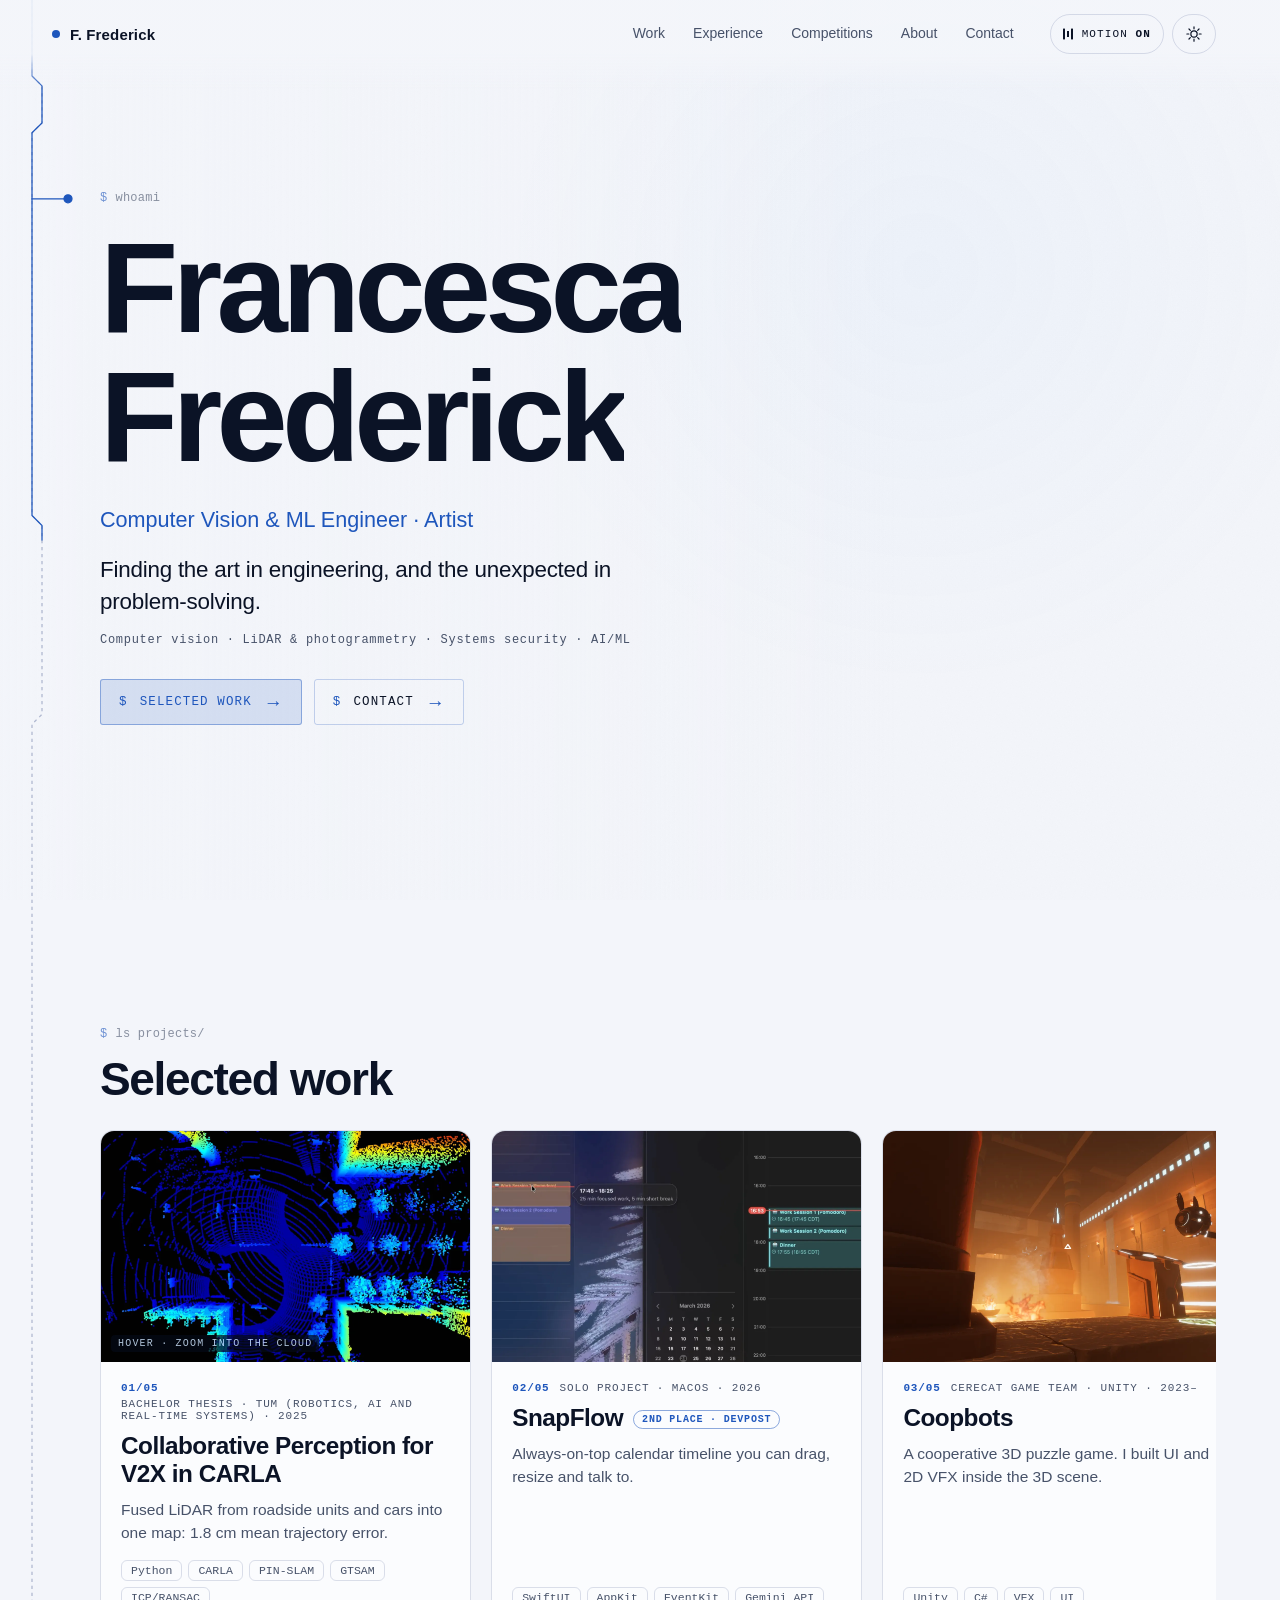
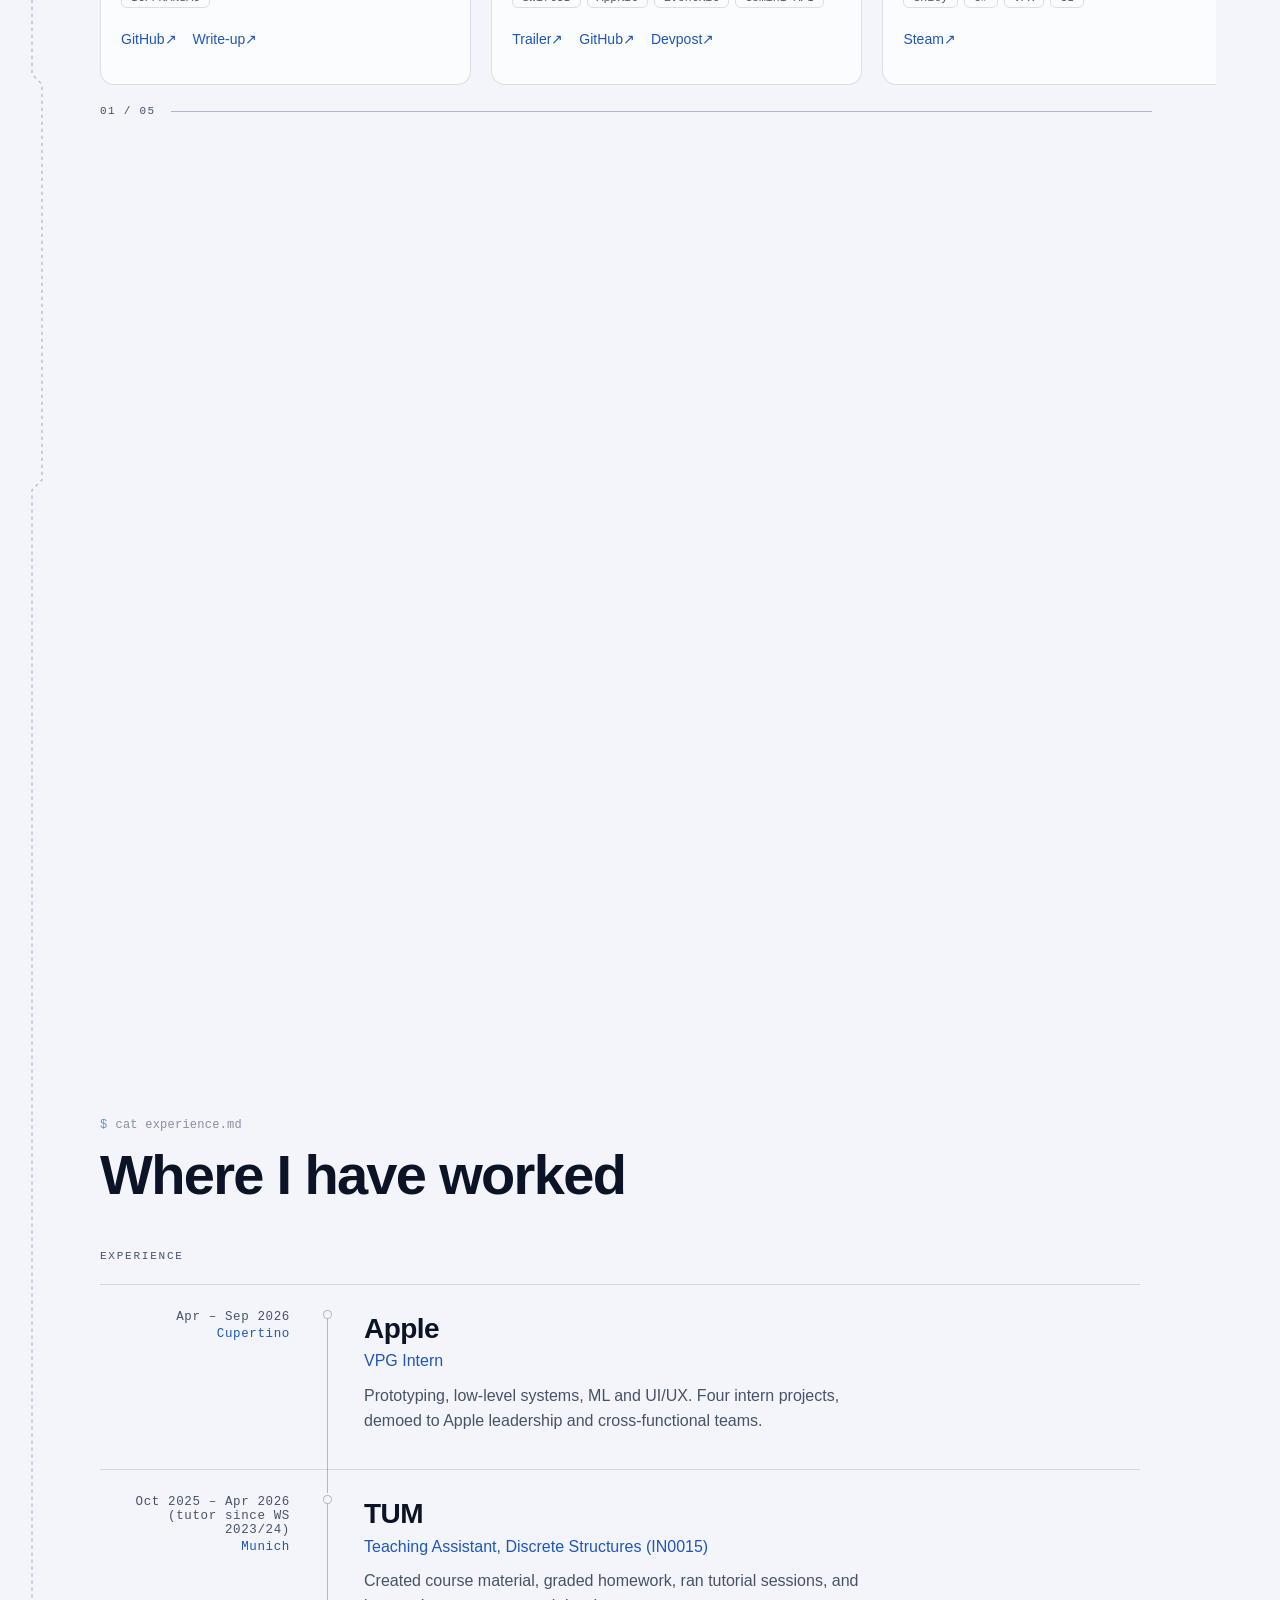
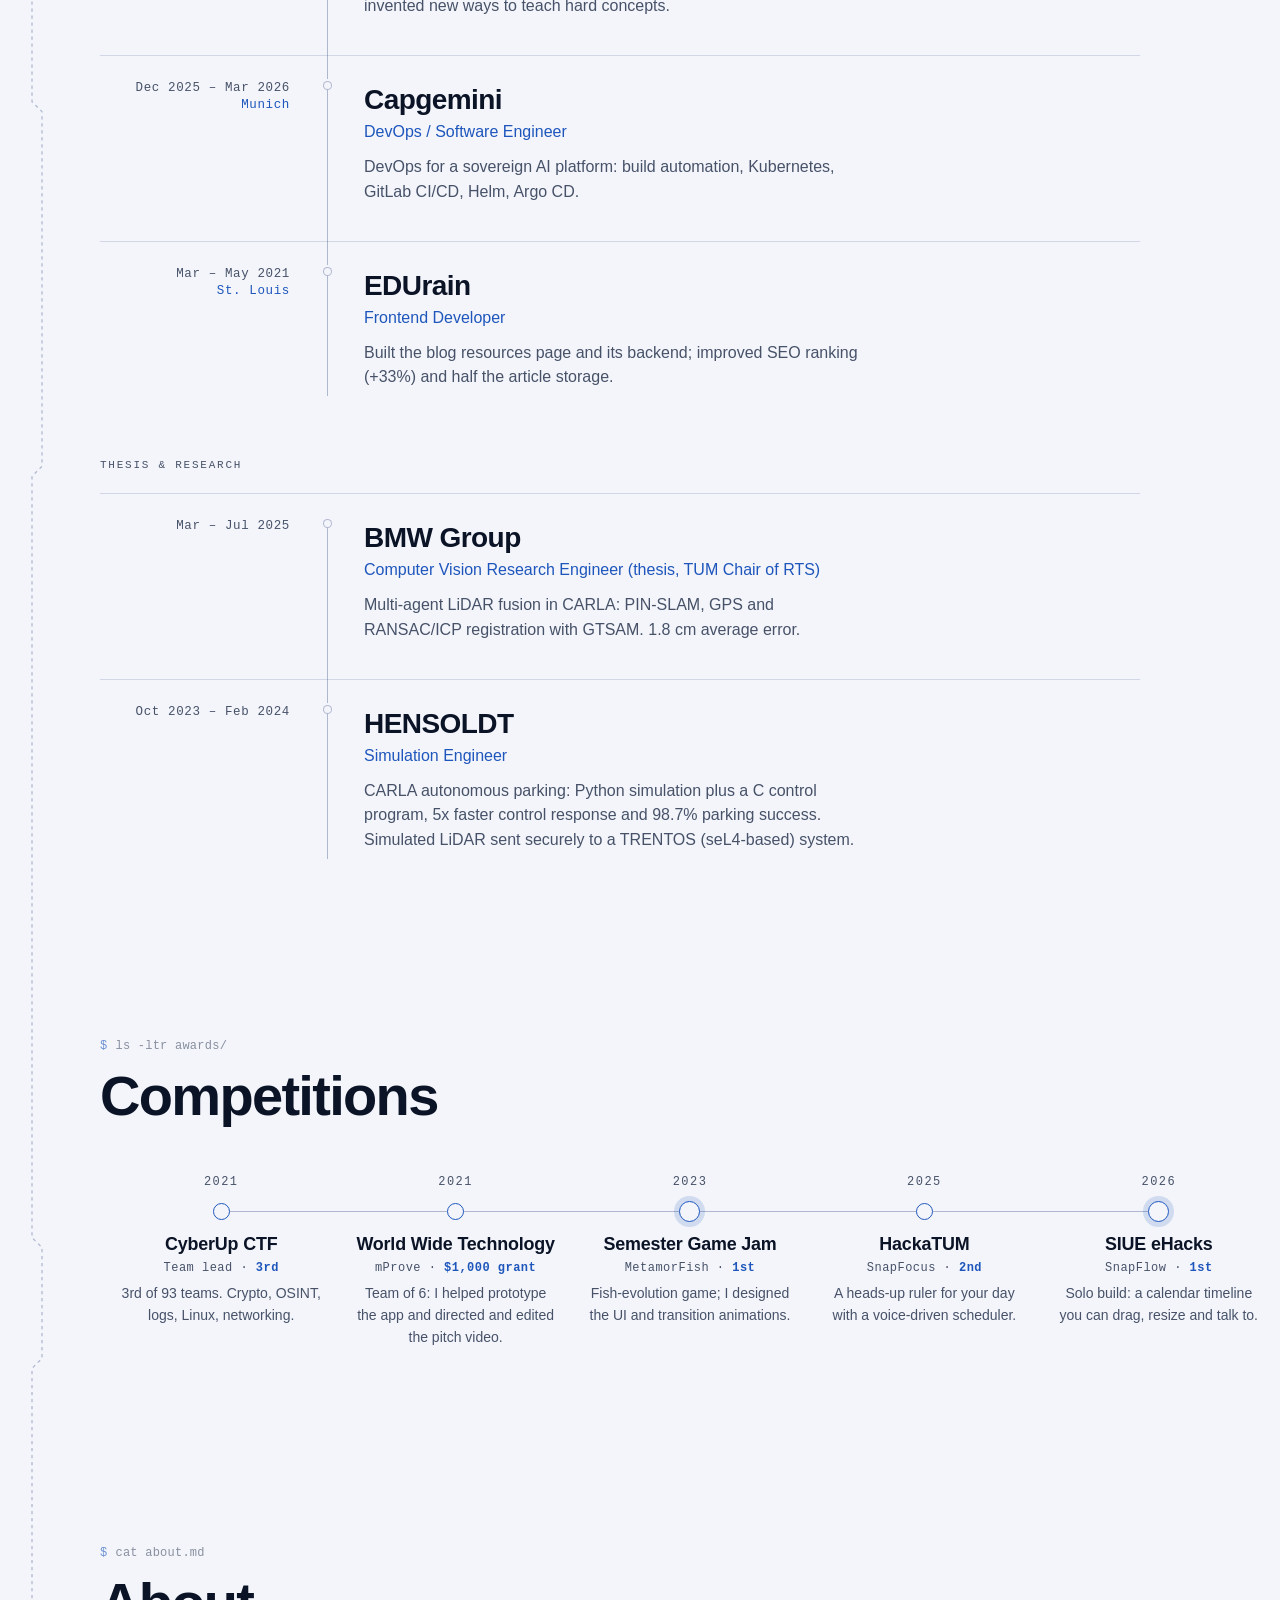
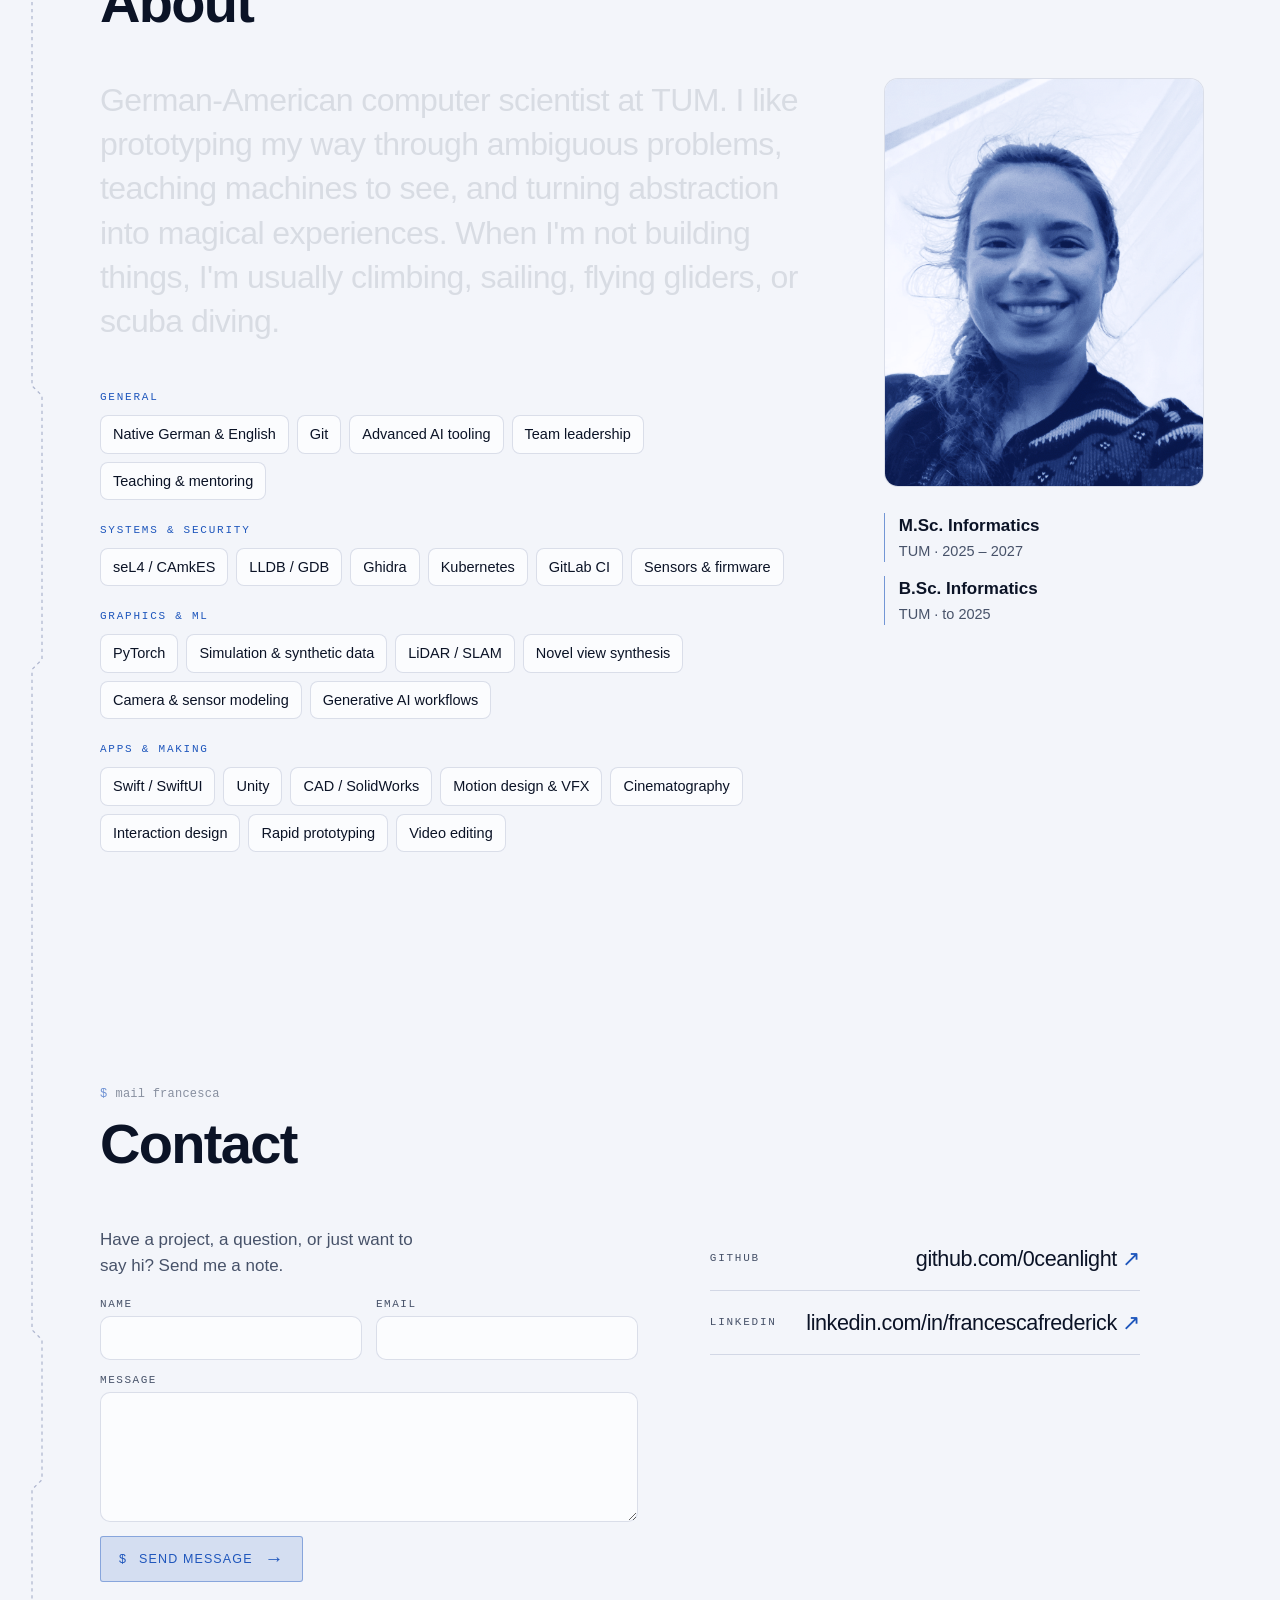
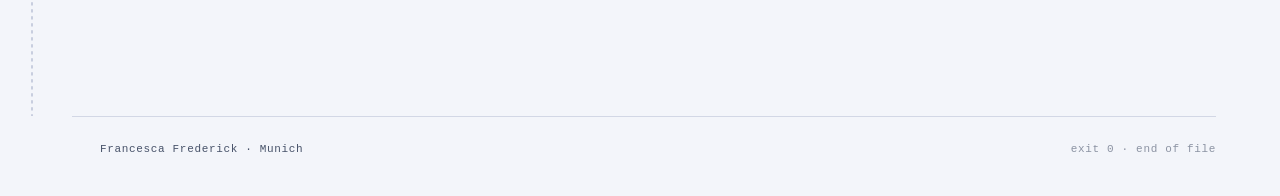
<file: index.html>
<!doctype html>
<html lang="en" data-theme="dark">
<head>
<meta charset="utf-8">
<meta name="viewport" content="width=device-width, initial-scale=1">
<title>Francesca Frederick</title>
<meta name="description" content="Portfolio of Francesca Frederick: computer vision, LiDAR and machine learning engineer, and artist.">
<meta property="og:type" content="website">
<meta property="og:site_name" content="Francesca Frederick">
<meta property="og:title" content="Francesca Frederick">
<meta property="og:description" content="Computer vision, LiDAR and machine learning engineer, and artist.">
<meta property="og:url" content="https://francescafrederick.com/">
<meta property="og:image" content="https://francescafrederick.com/assets/og-image.jpg">
<meta property="og:image:width" content="1200">
<meta property="og:image:height" content="630">
<meta property="og:image:alt" content="Francesca Frederick, Computer Vision &amp; ML Engineer and Artist, over a LiDAR point cloud">
<meta name="twitter:card" content="summary_large_image">
<meta name="twitter:title" content="Francesca Frederick">
<meta name="twitter:description" content="Computer vision, LiDAR and machine learning engineer, and artist.">
<meta name="twitter:image" content="https://francescafrederick.com/assets/og-image.jpg">
<meta name="darkreader-lock">
<meta name="color-scheme" content="dark light">
<meta name="theme-color" content="#070b16">
<script>
  // set theme before first paint
  (function () {
    var t = null;
    try { t = localStorage.getItem('sg2-theme'); } catch (e) {}
    if (t !== 'light' && t !== 'dark') t = matchMedia('(prefers-color-scheme: light)').matches ? 'light' : 'dark';
    document.documentElement.setAttribute('data-theme', t);
    var reduce = matchMedia('(prefers-reduced-motion: reduce)').matches, m = null;
    try { m = localStorage.getItem('sg2-motion'); } catch (e) {}
    if (m ? m === 'on' : !reduce) document.documentElement.classList.add('anim');
  })();
</script>
  <script type="module" crossorigin src="/assets/index-BTmLEwkR.js"></script>
  <link rel="stylesheet" crossorigin href="/assets/index-B4TdifCU.css">
</head>
<body>
<a class="skip" href="#main">Skip to content</a>

<!-- fixed backdrop, all BEHIND content: one ambient glow (two layers cross-faded), point cloud, grain, text scrim -->
<div class="glow" aria-hidden="true"><i id="gA"></i><i id="gB"></i></div>
<canvas id="field" aria-hidden="true"></canvas>
<div class="grain" aria-hidden="true"></div>
<div class="veil" aria-hidden="true"></div>
<canvas id="trail" aria-hidden="true"></canvas>

<!-- edge-detection filter for the image hover -->
<svg width="0" height="0" style="position:absolute" aria-hidden="true" focusable="false">
  <filter id="edge" color-interpolation-filters="sRGB" x="0" y="0" width="100%" height="100%">
    <feColorMatrix type="matrix" values="0.33 0.33 0.33 0 0  0.33 0.33 0.33 0 0  0.33 0.33 0.33 0 0  0 0 0 1 0"/>
    <feConvolveMatrix order="3" kernelMatrix="-1 -1 -1 -1 8 -1 -1 -1 -1" divisor="1" bias="0" preserveAlpha="true"/>
    <feComponentTransfer><feFuncR type="linear" slope="2.2" intercept="0"/><feFuncG type="linear" slope="4.5" intercept="0"/><feFuncB type="linear" slope="5" intercept="0"/></feComponentTransfer>
  </filter>
</svg>
<!-- duotone filters for the portrait: navy shadows -> blue highlights, extra contrast -->
<svg width="0" height="0" style="position:absolute" aria-hidden="true" focusable="false">
  <filter id="duo" color-interpolation-filters="sRGB"><feColorMatrix type="matrix" values="0.3 0.59 0.11 0 0  0.3 0.59 0.11 0 0  0.3 0.59 0.11 0 0  0 0 0 1 0"/>
    <feComponentTransfer><feFuncR type="table" tableValues="0.02 0.05 0.15 0.45 0.78 0.9"/><feFuncG type="table" tableValues="0.04 0.09 0.26 0.62 0.88 0.95"/><feFuncB type="table" tableValues="0.1 0.2 0.45 0.85 1 1"/></feComponentTransfer></filter>
  <filter id="duo-l" color-interpolation-filters="sRGB"><feColorMatrix type="matrix" values="0.3 0.59 0.11 0 0  0.3 0.59 0.11 0 0  0.3 0.59 0.11 0 0  0 0 0 1 0"/>
    <feComponentTransfer><feFuncR type="table" tableValues="0.05 0.12 0.4 0.82 0.97"/><feFuncG type="table" tableValues="0.1 0.2 0.5 0.86 0.97"/><feFuncB type="table" tableValues="0.28 0.42 0.72 0.94 1"/></feComponentTransfer></filter>
</svg>

<header class="nav" id="nav">
  <a class="brand" href="#top" aria-label="Francesca Frederick, top"><span class="mark" aria-hidden="true"></span><span class="bt">F. Frederick</span></a>
  <nav class="navlinks" aria-label="Sections">
    <a href="#work">Work</a><a href="#experience">Experience</a><a href="#competitions">Competitions</a><a href="#about">About</a><a href="#contact">Contact</a>
  </nav>
  <div class="tools">
    <button class="tool motion-toggle" id="motionToggle" type="button" aria-pressed="true" aria-label="Motion">
      <span class="ico" aria-hidden="true"><i></i><i></i><i></i></span><span class="lbl">Motion <b id="motionState">on</b></span>
    </button>
    <button class="tool theme-toggle" id="themeToggle" type="button" aria-label="Switch to light theme">
      <svg viewBox="0 0 24 24" width="18" height="18" aria-hidden="true" focusable="false"><circle cx="12" cy="12" r="4.2" fill="none" stroke="currentColor" stroke-width="1.6"/><path d="M12 2.5v2.6M12 18.9v2.6M2.5 12h2.6M18.9 12h2.6M5.3 5.3l1.8 1.8M16.9 16.9l1.8 1.8M5.3 18.7l1.8-1.8M16.9 7.1l1.8-1.8" stroke="currentColor" stroke-width="1.6" stroke-linecap="round"/></svg>
    </button>
    <button class="tool menu-btn" id="menuBtn" type="button" aria-expanded="false" aria-controls="menu" aria-label="Open menu"><span></span><span></span></button>
  </div>
</header>

<div class="menu" id="menu" aria-hidden="true" inert>
  <nav aria-label="Mobile sections">
    <a href="#work"><i>02</i>Work</a>
    <a href="#experience"><i>03</i>Experience</a>
    <a href="#competitions"><i>04</i>Competitions</a>
    <a href="#about"><i>05</i>About</a>
    <a href="#contact"><i>06</i>Contact</a>
  </nav>
</div>

<div class="page" id="page">
  <!-- left rail: the Blueprint circuit, built once by main.js -->
  <svg class="circuit" id="circuit" aria-hidden="true" focusable="false"></svg>
  <main id="main"></main>
  <footer class="foot" id="foot"></footer>
</div>

</body>
</html>
</file>
<file: assets/index-B4TdifCU.css>
:root{--bg: #070b16;--bg-rgb: 7 11 22;--ink: #e8edf6;--mute: #99a6bc;--card: #0d1424;--line: rgb(150 175 230 / .14);--line2: rgb(150 175 230 / .3);--acc: 122 184 250;--at: rgb(var(--acc));--ga1: .06;--ga2: .03;--grain: .035;--scrim: .7;--gutter: 72px;--pad: clamp(20px, 5vw, 88px);--pl: 28px;--mono: ui-monospace, "SF Mono", SFMono-Regular, Menlo, Consolas, monospace;--sans: ui-sans-serif, -apple-system, BlinkMacSystemFont, "SF Pro Display", "Inter", "Helvetica Neue", Arial, sans-serif;--ease: cubic-bezier(.22, .8, .24, 1);color-scheme:dark}:root[data-theme=light]{--bg: #f3f5fa;--bg-rgb: 243 245 250;--ink: #0b1326;--mute: #475269;--card: #fbfcfe;--line: rgb(20 40 110 / .14);--line2: rgb(20 40 110 / .3);--acc: 30 86 188;--at: rgb(var(--acc));--ga1: .045;--ga2: .022;--grain: .03;--scrim: .72;color-scheme:light}@media(max-width:719px){:root{--gutter: 34px;--pad: 16px}}*{box-sizing:border-box;margin:0;padding:0}html{-webkit-text-size-adjust:100%;overflow-x:clip;background:var(--bg)}html:not(.anim){scroll-behavior:smooth}html.lenis,html.lenis body{height:auto}.lenis.lenis-smooth{scroll-behavior:auto!important}.lenis.lenis-stopped,html.menu-open{overflow:hidden}body{background:var(--bg);color:var(--ink);font:400 17px/1.55 var(--sans);overflow-x:hidden;min-width:320px;-webkit-font-smoothing:antialiased}img{display:block;max-width:100%}a{color:inherit;text-decoration:none}ul,ol{list-style:none}h1,h2,h3,p,li{overflow-wrap:anywhere}:focus-visible{outline:2px solid rgb(var(--acc));outline-offset:3px;border-radius:3px}.sr{position:absolute;width:1px;height:1px;overflow:hidden;clip-path:inset(50%);white-space:nowrap}.skip{position:fixed;left:12px;top:-60px;z-index:100;background:var(--ink);color:var(--bg);padding:12px 16px;border-radius:6px}.skip:focus{top:12px}.theme-fade,.theme-fade *{transition:background-color .5s,color .5s,border-color .5s!important}.glow{position:fixed;top:0;right:0;bottom:0;left:0;z-index:0;pointer-events:none;overflow:hidden}.glow i{position:absolute;left:0;top:0;width:66vmax;height:66vmax;border-radius:50%;opacity:0;transition:opacity 1.2s ease;--c: 100 175 250;--x: 70;--y: 30;background:radial-gradient(closest-side,rgb(var(--c) / var(--ga1)),rgb(var(--c) / var(--ga2)) 45%,transparent);transform:translate3d(calc(var(--x) * 1vw - 50%),calc(var(--y) * 1vh - 50%),0)}.glow i.on{opacity:1}.anim .glow i{animation:drift 80s ease-in-out infinite alternate}.anim .glow i+i{animation-duration:90s;animation-direction:alternate-reverse}@keyframes drift{0%{translate:-1.5vw -1vh}to{translate:1.5vw 1vh}}#field{position:fixed;top:0;right:0;bottom:0;left:0;width:100%;height:100%;z-index:0;pointer-events:none;opacity:0;transition:opacity 1.4s ease}.gl-on #field{opacity:var(--cv, .3)}.grain{position:fixed;top:0;right:0;bottom:0;left:0;z-index:0;pointer-events:none;opacity:var(--grain);background-image:url("data:image/svg+xml;utf8,<svg xmlns='http://www.w3.org/2000/svg' width='220' height='220'><filter id='n'><feTurbulence type='fractalNoise' baseFrequency='.8' numOctaves='2' stitchTiles='stitch'/><feColorMatrix values='0 0 0 0 .5  0 0 0 0 .5  0 0 0 0 .5  0 0 0 1 0'/></filter><rect width='100%' height='100%' filter='url(%23n)'/></svg>")}.veil{position:fixed;top:0;right:0;bottom:0;left:0;z-index:1;pointer-events:none;background:linear-gradient(90deg,rgb(var(--bg-rgb) / .62),rgb(var(--bg-rgb) / .3) 42%,transparent 70%)}@media(max-width:899px){.veil{background:rgb(var(--bg-rgb) / .5)}}#trail{position:fixed;top:0;left:0;width:100vw;height:100vh;z-index:60;pointer-events:none}.nav{position:fixed;top:0;left:0;right:0;z-index:50;height:68px;display:flex;align-items:center;justify-content:space-between;gap:12px;padding:0 var(--pad) 0 calc(var(--gutter) - 20px)}.nav:before{content:"";position:absolute;top:0;right:0;bottom:-22px;left:0;z-index:-1;pointer-events:none;background:linear-gradient(to bottom,rgb(var(--bg-rgb) / .94) 0,rgb(var(--bg-rgb) / .94) 60%,rgb(var(--bg-rgb) / 0))}.brand{display:inline-flex;align-items:center;gap:10px;min-height:44px;font:600 15px var(--sans);letter-spacing:.01em}.brand .mark{width:8px;height:8px;border-radius:50%;background:rgb(var(--acc))}.navlinks{display:none}.navlinks a{display:inline-flex;align-items:center;height:44px;padding:0 14px;font-size:14px;color:var(--mute);transition:color .3s}.navlinks a:hover{color:var(--ink)}.tools{display:flex;gap:8px;align-items:center}.tool{height:40px;min-width:44px;display:inline-flex;align-items:center;justify-content:center;gap:9px;padding:0 12px;cursor:pointer;font:500 11px var(--mono);letter-spacing:.1em;text-transform:uppercase;color:var(--ink);background:transparent;border:1px solid var(--line);border-radius:20px;transition:border-color .3s}.tool:hover{border-color:rgb(var(--acc) / .7)}.motion-toggle .lbl{display:none}.motion-toggle .lbl b{font-weight:600}.ico{display:inline-flex;align-items:center;gap:2px;height:12px}.ico i{width:2px;height:12px;background:currentColor;transform:scaleY(.3);transform-origin:center}.motion-toggle[aria-pressed=true] .ico i{transform:scaleY(.9)}.motion-toggle[aria-pressed=true] .ico i:nth-child(2){transform:scaleY(.5)}.menu-btn{flex-direction:column;gap:6px;padding:0}.menu-btn span{display:block;width:18px;height:2px;background:currentColor;transition:transform .4s var(--ease)}.menu-btn[aria-expanded=true] span:first-child{transform:translateY(4px) rotate(45deg)}.menu-btn[aria-expanded=true] span:last-child{transform:translateY(-4px) rotate(-45deg)}@media(min-width:900px){.navlinks{display:flex;margin-left:auto;margin-right:10px}.menu-btn{display:none}.motion-toggle .lbl{display:inline}}.menu{position:fixed;top:0;right:0;bottom:0;left:0;z-index:40;padding:110px var(--pad) 40px var(--gutter);display:flex;flex-direction:column;justify-content:center;background:rgb(var(--bg-rgb) / .97);opacity:0;visibility:hidden;transition:opacity .4s var(--ease),visibility 0s .4s}.menu.open{opacity:1;visibility:visible;transition:opacity .4s var(--ease)}.menu nav{display:flex;flex-direction:column}.menu a{display:flex;align-items:baseline;gap:16px;min-height:64px;padding:8px 0;border-bottom:1px solid var(--line);font-size:clamp(1.8rem,9vw,2.5rem);font-weight:600;letter-spacing:-.02em;transform:translateY(10px);opacity:0;transition:transform .6s var(--ease),opacity .6s}.menu.open a{transform:none;opacity:1}.menu.open a:nth-child(2){transition-delay:.04s}.menu.open a:nth-child(3){transition-delay:.08s}.menu.open a:nth-child(4){transition-delay:.12s}.menu.open a:nth-child(5){transition-delay:.16s}.menu a i{font:500 12px var(--mono);font-style:normal;color:var(--at);letter-spacing:.14em}.page{position:relative;z-index:2;overflow-x:clip;padding-left:var(--gutter);padding-right:var(--pad)}.circuit{position:absolute;left:0;top:0;width:var(--gutter);height:100%;pointer-events:none;overflow:visible}.circuit path{fill:none;stroke:rgb(var(--acc));stroke-width:1.25;stroke-linecap:square;vector-effect:non-scaling-stroke}.circuit .ghost{stroke:var(--line2);stroke-dasharray:2 5}.circuit circle{fill:var(--bg);stroke:rgb(var(--acc));stroke-width:1.25;transition:fill .4s}.circuit circle.cur{fill:rgb(var(--acc))}main{position:relative}.sec{position:relative;padding:clamp(88px,14vh,170px) 0 clamp(24px,6vh,70px) var(--pl)}.head{margin-bottom:clamp(28px,5vh,52px)}h2{font:600 clamp(2rem,4.6vw,3.5rem)/1.05 var(--sans);letter-spacing:-.03em;margin-top:14px}.prompt{position:relative;display:flex;align-items:baseline;gap:8px;font:400 12px var(--mono);letter-spacing:.02em;color:var(--mute);opacity:.62}.prompt .pd{color:rgb(var(--acc))}.prompt .pw{position:relative;display:inline-block;min-width:0}.prompt .pz{visibility:hidden;white-space:pre}.prompt .pt{position:absolute;left:0;top:0;white-space:pre}html:not(.anim) .prompt .pz{visibility:visible}html:not(.anim) .prompt .pt{display:none}.draft{display:inline-block;vertical-align:middle;margin-left:8px;padding:1px 6px;font:500 9.5px var(--mono);letter-spacing:.12em;text-transform:uppercase;color:var(--mute);border:1px dashed var(--line2);border-radius:3px;cursor:help}.tag{display:inline-block;padding:3px 9px;border:1px solid var(--line);border-radius:6px;font:500 11.5px var(--mono);color:var(--mute)}.sc{display:inline}.hero{min-height:100svh;display:flex;align-items:center;position:relative;padding:96px 0 80px}.hero-in{width:100%;max-width:920px;padding-left:var(--pl)}.hero .prompt{margin-bottom:22px}h1{font:600 clamp(2.9rem,11vw,8rem)/.96 var(--sans);letter-spacing:-.045em}.nm{display:block;width:fit-content;max-width:100%;overflow:hidden;padding:.05em .12em .1em 0;margin:-.05em -.12em -.1em 0}.nm .w,.nm .i{display:block;overflow:hidden}.nm .i{overflow:visible}.role{margin-top:26px;font:500 clamp(1.05rem,2vw,1.35rem)/1.35 var(--sans);color:var(--at)}.lede{margin-top:20px;max-width:30em;font-size:clamp(1.1rem,1.8vw,1.4rem);line-height:1.42;letter-spacing:-.01em}.sub{margin-top:16px;font:500 12px var(--mono);letter-spacing:.06em;color:var(--mute)}.cta{margin-top:32px;display:flex;flex-wrap:wrap;gap:12px}.btn{position:relative;max-width:100%;display:inline-flex;align-items:center;gap:12px;min-height:46px;padding:0 18px;border-radius:3px;font:500 12.5px var(--mono);letter-spacing:.09em;text-transform:uppercase;color:var(--at);cursor:pointer;background:rgb(var(--acc) / .14);border:1px solid rgb(var(--acc) / .42);transition:background .3s,border-color .3s}.btn:before{content:"$";color:rgb(var(--acc))}.btn:after{content:"";position:absolute;top:-4px;right:-4px;bottom:-4px;left:-4px;pointer-events:none;opacity:0;transition:opacity .25s,inset .25s var(--ease);background:linear-gradient(rgb(var(--acc)),rgb(var(--acc))) top left / 8px 1px no-repeat,linear-gradient(rgb(var(--acc)),rgb(var(--acc))) top left / 1px 8px no-repeat,linear-gradient(rgb(var(--acc)),rgb(var(--acc))) bottom right / 8px 1px no-repeat,linear-gradient(rgb(var(--acc)),rgb(var(--acc))) bottom right / 1px 8px no-repeat}.btn .ar{display:inline-block;font:500 19px/1 var(--sans);letter-spacing:0;color:rgb(var(--acc));transition:transform .35s var(--ease)}.btn:hover{background:rgb(var(--acc) / .26);border-color:rgb(var(--acc))}.btn:hover:after,.btn:focus-visible:after{opacity:1;top:-7px;right:-7px;bottom:-7px;left:-7px}.btn:hover .ar{transform:translate(4px)}.btn:focus-visible{outline:none}.btn.ghost{background:transparent;border-color:rgb(var(--acc) / .24);color:var(--ink)}.btn.ghost:hover{background:rgb(var(--acc) / .1);border-color:rgb(var(--acc) / .6)}.anim .rv0{opacity:0}.scan{position:fixed;z-index:30;top:0;bottom:0;left:0;width:1px;pointer-events:none;opacity:0;background:linear-gradient(to bottom,transparent,rgb(var(--acc) / .8) 20% 80%,transparent)}.work{position:relative}.work .pin{position:relative;padding:clamp(88px,15vh,170px) 0 clamp(32px,7vh,80px);margin-right:calc(var(--pad) * -1)}.work .head{padding-left:var(--pl);padding-right:var(--pad)}.hint{margin-top:14px;font:500 11px var(--mono);letter-spacing:.12em;text-transform:uppercase;color:var(--mute);opacity:.7}.vp{overflow-x:auto;overflow-y:hidden;padding-left:var(--pl);scroll-padding-left:var(--pl);scroll-snap-type:x proximity;scrollbar-width:none;-webkit-overflow-scrolling:touch;outline-offset:-4px}.vp::-webkit-scrollbar{display:none}.track{display:flex;gap:20px;width:max-content;padding-right:var(--pad);align-items:stretch}.card{flex:none;width:min(82vw,350px);scroll-snap-align:start;display:flex;flex-direction:column;border:1px solid var(--line);border-radius:14px;background:var(--card);overflow:hidden;transition:border-color .5s}.card:hover,.card.is-active{border-color:rgb(var(--acc) / .5)}.cb{padding:20px 20px 22px;display:flex;flex-direction:column;gap:10px;flex:1}.kind{display:flex;flex-wrap:wrap;align-items:center;gap:4px 10px;font:500 11px var(--mono);letter-spacing:.08em;text-transform:uppercase;color:var(--mute)}.kind>*{min-width:0;max-width:100%;overflow-wrap:anywhere}.kind b{color:var(--at);font-weight:600}.card h3{font:600 clamp(1.25rem,1.9vw,1.55rem)/1.15 var(--sans);letter-spacing:-.02em}.card p{color:var(--mute);font-size:15.5px;line-height:1.5}.stack{display:flex;flex-wrap:wrap;gap:6px;margin-top:auto;padding-top:6px}.links{display:flex;flex-wrap:wrap;gap:0 16px}.card .links a{display:inline-flex;align-items:center;min-height:44px;color:var(--at);font-size:14px}.prog{margin:20px var(--pad) 0 var(--pl);display:flex;align-items:center;gap:16px}.pt2{font:500 11px var(--mono);letter-spacing:.12em;color:var(--mute);flex:none;font-variant-numeric:tabular-nums}.pl{flex:1;height:1px;background:var(--line2);position:relative}.pl i{position:absolute;left:0;right:0;top:-.5px;height:2px;background:rgb(var(--acc));transform-origin:left;transform:scaleX(0);transition:transform .5s var(--ease)}.work.pinned .pl i{transition:none}@media(min-width:900px){.card{width:clamp(340px,29vw,470px)}.work.pinned .pin{height:100vh;display:flex;flex-direction:column;justify-content:center;padding-top:84px;padding-bottom:40px;overflow:hidden}.work.pinned .vp{overflow:hidden;scroll-snap-type:none;-webkit-mask-image:linear-gradient(90deg,transparent 0,#000 28px);mask-image:linear-gradient(90deg,transparent 0,#000 28px)}.work.pinned .hint{display:none}.work.pinned .head{margin-bottom:clamp(16px,3vh,34px)}.work.pinned h2{font-size:clamp(1.9rem,3.6vw,3rem)}}@media(min-width:900px)and (max-height:760px){.card{width:clamp(320px,26vw,400px)}.card p{font-size:14.5px}}.media{position:relative;overflow:hidden;aspect-ratio:16 / 10;background:var(--card)}.media img{width:100%;height:100%;object-fit:cover}.media .wire{position:absolute;top:0;right:0;bottom:0;left:0;opacity:0;transition:opacity .5s ease;mix-blend-mode:screen;pointer-events:none}:root[data-theme=light] .media .wire{mix-blend-mode:normal}.media .lbl{position:absolute;left:10px;bottom:10px;padding:3px 7px;font:500 10px var(--mono);letter-spacing:.12em;text-transform:uppercase;border-radius:4px;color:#cfe6ff;background:#050a18d1;opacity:0;transition:opacity .4s}@media(hover:hover)and (pointer:fine){.media:hover .wire,.item:focus-within .media .wire{opacity:1;filter:url(#edge)}.media:hover .lbl{opacity:1}.media:hover .wire{filter:url(#edge)}}.media.sweep .wire{opacity:.9;filter:url(#edge)}.media.sweep .lbl{opacity:1}:root[data-theme=light] .media:hover .wire,:root[data-theme=light] .media.sweep .wire{opacity:.85}.cv{display:grid;gap:clamp(36px,7vh,64px);max-width:1040px}.gh{font:500 11px var(--mono);letter-spacing:.16em;text-transform:uppercase;color:var(--mute);margin-bottom:22px}.cv-item{display:grid;grid-template-columns:22px 1fr;grid-template-areas:"rail when" "rail body";column-gap:18px;border-top:1px solid var(--line);padding-top:22px;transition:border-color .6s}.cv-item.is-active{border-top-color:rgb(var(--acc) / .55)}.cv-when{grid-area:when;font:500 12px var(--mono);letter-spacing:.05em;color:var(--mute);display:flex;flex-wrap:wrap;gap:2px 14px}.cv-when span{color:var(--at)}.cv-rail{grid-area:rail;position:relative}.cv-trk,.cv-fill{position:absolute;left:50%;top:6px;bottom:-24px;width:1px;margin-left:-.5px;background:var(--line2)}.cv-fill{background:rgb(var(--acc));transform-origin:top;transform:scaleY(0)}.cv-node{position:absolute;left:50%;top:3px;width:9px;height:9px;margin-left:-4.5px;border-radius:50%;background:var(--bg);border:1.25px solid var(--line2);transition:background .4s,border-color .4s}.cv-node.lit{background:rgb(var(--acc));border-color:rgb(var(--acc))}.cv-body{grid-area:body;padding:6px 0 36px}.cv-group li:last-child .cv-body{padding-bottom:6px}.cv-group li:last-child .cv-trk,.cv-group li:last-child .cv-fill{bottom:0}.cv-body h3{font:600 clamp(1.3rem,2.2vw,1.75rem)/1.15 var(--sans);letter-spacing:-.02em}.cv-role{margin-top:4px;color:var(--at);font-weight:500;font-size:16px}.cv-body p{margin-top:10px;color:var(--mute);max-width:56ch;font-size:16px}@media(min-width:760px){.cv-item{grid-template-columns:190px 22px 1fr;grid-template-areas:"when rail body";column-gap:26px}.cv-when{flex-direction:column;text-align:right;align-items:flex-end;gap:3px;padding-top:3px;font-size:12.5px}}.wins{display:grid;grid-template-columns:repeat(auto-fit,minmax(min(100%,280px),1fr));gap:18px;max-width:1040px}.win{padding:26px 24px 28px;border:1px solid var(--line);border-radius:14px;background:var(--card);transition:border-color .5s}.win.is-active{border-color:rgb(var(--acc) / .45)}.res{font:600 clamp(1.9rem,3.4vw,2.8rem)/1.05 var(--sans);letter-spacing:-.035em;color:var(--at)}.win h3,.more h3{font:600 1.12rem/1.25 var(--sans);letter-spacing:-.01em;margin-top:12px}.when{font:500 12px var(--mono);letter-spacing:.05em;color:var(--mute);margin-top:6px}.win p,.more p{margin-top:12px;color:var(--mute);font-size:15.5px;max-width:46ch}.more{display:grid;grid-template-columns:repeat(auto-fit,minmax(min(100%,280px),1fr));gap:12px 40px;margin-top:36px;max-width:1040px}.more li{padding:18px 0 20px;border-top:1px solid var(--line)}.more .when{margin:0 0 6px}.more h3{margin-top:0}.about-grid{display:grid;gap:44px;max-width:1140px}.big{font:500 clamp(1.3rem,2.5vw,2rem)/1.38 var(--sans);letter-spacing:-.018em;max-width:30em}.big .ch{--k: 1;color:color-mix(in srgb,var(--ink) calc(var(--k) * 100%),var(--mute))}.skills{margin-top:48px;display:grid;gap:24px}.sk h3{font:500 11px var(--mono);letter-spacing:.16em;text-transform:uppercase;color:var(--at);margin-bottom:12px}.sk ul{display:flex;flex-wrap:wrap;gap:8px}.sk li{padding:7px 12px;border:1px solid var(--line);border-radius:8px;font-size:14.5px;background:var(--card)}.photo{width:min(100%,320px)}.photo .media{aspect-ratio:900 / 1151;border-radius:14px;border:1px solid var(--line)}.edu{margin-top:26px;display:grid;gap:14px}.edu li{display:flex;flex-direction:column;border-left:1px solid rgb(var(--acc) / .6);padding-left:14px}.edu span{color:var(--mute);font-size:14.5px}@media(min-width:900px){.about-grid{grid-template-columns:minmax(0,1.5fr) minmax(260px,.7fr);gap:72px;align-items:start}.about-side{position:sticky;top:110px}}.contact{min-height:90svh;display:flex;flex-direction:column;justify-content:flex-end;padding-bottom:80px}.contact-links{max-width:640px;width:100%;margin-top:12px}.contact-links>*{display:flex;align-items:center;justify-content:space-between;gap:16px;min-height:64px;padding:14px 0;border-bottom:1px solid var(--line);transition:border-color .4s}.contact-links a:hover{border-bottom-color:rgb(var(--acc))}.contact-links .k{font:500 11px var(--mono);letter-spacing:.16em;text-transform:uppercase;color:var(--mute);flex:none}.contact-links .v{font-size:clamp(1.05rem,3vw,1.55rem);font-weight:500;letter-spacing:-.02em;text-align:right;min-width:0}.contact-links .v i{font-style:normal;color:var(--at)}.contact-links .ph .v{font-size:1rem;color:var(--mute)}@media(max-width:559px){.contact-links>*{flex-direction:column;align-items:flex-start;gap:6px;justify-content:center}.contact-links .v{text-align:left;font-size:clamp(1.05rem,5vw,1.35rem)}}@media(min-width:900px){.contact{justify-content:center}}.foot{position:relative;display:flex;flex-wrap:wrap;justify-content:space-between;gap:8px 24px;padding:26px 0 34px var(--pl);font:400 11px var(--mono);letter-spacing:.06em;color:var(--mute);border-top:1px solid var(--line)}.foot .status{opacity:.6}@media(prefers-reduced-motion:reduce){html:not(.anim) *{transition-duration:.01s!important;animation:none!important}}.awards{margin-top:22px}.badge{display:inline-block;vertical-align:middle;margin-left:10px;padding:3px 8px;font:600 10px var(--mono);letter-spacing:.08em;text-transform:uppercase;color:rgb(var(--acc));border:1px solid rgb(var(--acc) / .5);border-radius:999px;white-space:nowrap}.anim-media canvas{position:absolute;top:0;right:0;bottom:0;left:0;width:100%;height:100%;display:block}.anim-media{background:radial-gradient(ellipse at 50% 60%,rgb(var(--acc) / .12),transparent 70%),var(--card);cursor:pointer}.anim-media .on-lbl{opacity:.85}.duo{background:var(--card)}.duo img{position:absolute;top:0;right:0;bottom:0;left:0;width:100%;height:100%;object-fit:cover}.duo .d{filter:url(#duo) contrast(1.08)}:root[data-theme=light] .duo .d{filter:url(#duo-l) contrast(1.04)}.duo .c{clip-path:inset(0 100% 0 0);transition:clip-path .9s var(--ease)}.duo:before{content:"";position:absolute;top:0;right:0;bottom:0;left:0;z-index:2;pointer-events:none;opacity:.35;mix-blend-mode:overlay;background-image:url("data:image/svg+xml;utf8,<svg xmlns='http://www.w3.org/2000/svg' width='180' height='180'><filter id='n'><feTurbulence type='fractalNoise' baseFrequency='.9' numOctaves='2' stitchTiles='stitch'/><feColorMatrix values='0 0 0 0 .5  0 0 0 0 .5  0 0 0 0 .5  0 0 0 1 0'/></filter><rect width='100%' height='100%' filter='url(%23n)'/></svg>")}.scanbar{position:absolute;top:0;bottom:0;left:0;width:2px;z-index:3;background:rgb(var(--acc));box-shadow:0 0 18px 2px rgb(var(--acc) / .7);opacity:0;pointer-events:none;transition:left .9s var(--ease),opacity .3s}.photo:focus-visible{outline-offset:4px;border-radius:14px}@media(hover:hover)and (pointer:fine){.photo:hover .c,.photo:focus-visible .c{clip-path:inset(0 0 0 0)}.photo:hover .scanbar,.photo:focus-visible .scanbar{left:calc(100% - 2px);opacity:1}.photo:hover .scanbar,.photo:focus-visible .scanbar{animation:scanfade .9s forwards}}.duo.sweep .c{clip-path:inset(0 0 0 0)}.duo.sweep .scanbar{left:calc(100% - 2px);opacity:1;animation:scanfade .9s forwards}@keyframes scanfade{0%,80%{opacity:1}to{opacity:0}}html:not(.anim) .duo .c{transition:none}.tl{--ln: 1;display:grid;grid-auto-flow:column;grid-auto-columns:minmax(196px,1fr);overflow-x:auto;padding:4px 4px 18px;margin-right:calc(var(--pad) * -1);scrollbar-width:thin;position:relative;outline-offset:2px;max-width:calc(100% + var(--pad))}.tl-i{position:relative;padding:52px 14px 0;text-align:center}.tl-i:before{content:"";position:absolute;left:0;right:0;top:36px;height:1px;background:var(--line2);transform:scaleX(var(--ln, 1));transform-origin:left}.tl-i:first-child:before{left:50%}.tl-i:last-child:before{right:50%}.tl-y{position:absolute;top:0;left:0;right:0;text-align:center;font:500 12px var(--mono);letter-spacing:.12em;color:var(--mute)}.tl-d{position:absolute;left:50%;top:28px;width:17px;height:17px;margin-left:-8.5px;border-radius:50%;background:var(--bg);border:1.5px solid var(--line2);transition:box-shadow .4s,background .4s}.tl-i.r1 .tl-d{width:21px;height:21px;top:26px;margin-left:-10.5px;background:var(--bg);border-color:rgb(var(--acc));box-shadow:0 0 0 5px rgb(var(--acc) / .16)}.tl-i.r2 .tl-d,.tl-i.r3 .tl-d,.tl-i.r0 .tl-d{background:var(--bg);border-color:rgb(var(--acc))}.tl-i:hover .tl-d{box-shadow:0 0 0 6px rgb(var(--acc) / .22)}.tl-b{padding-top:6px}.tl-i h3{font:600 1.12rem/1.25 var(--sans);letter-spacing:-.01em}.tl-s{margin-top:6px;font:500 12px var(--mono);letter-spacing:.04em;color:var(--mute)}.tl-s b{color:var(--at);font-weight:600}.tl-i p{margin:8px auto 0;font-size:14px;color:var(--mute);max-width:26ch}.contact-grid{display:grid;gap:40px;max-width:1040px;margin-top:8px}@media(min-width:900px){.contact-grid{grid-template-columns:minmax(0,1.25fr) minmax(0,1fr);gap:72px;align-items:start}}.cintro{color:var(--mute);max-width:36ch;margin-bottom:18px}.cform{display:grid;grid-template-columns:1fr 1fr;gap:14px}.cform label{display:flex;flex-direction:column;gap:6px;min-width:0}.cform .full{grid-column:1 / -1}.cform label span{font:500 11px var(--mono);letter-spacing:.14em;text-transform:uppercase;color:var(--mute)}.cform input:not(.hp),.cform textarea{width:100%;font:400 16px var(--sans);color:var(--ink);background:var(--card);border:1px solid var(--line);border-radius:10px;padding:12px 14px;transition:border-color .3s}.cform textarea{resize:vertical;min-height:130px;max-height:360px;overflow-y:auto}.cform input:focus,.cform textarea:focus{outline:none;border-color:rgb(var(--acc))}.cform [aria-invalid=true]{border-color:#e5736b}.cform .hp{position:absolute;left:-9999px;width:1px;height:1px;opacity:0}.frow{display:flex;flex-wrap:wrap;align-items:center;gap:12px 18px}.cform .btn{cursor:pointer;font-family:var(--sans)}.cform .btn:disabled{opacity:.55;cursor:wait}.fstat{font-size:14px;color:var(--mute);min-width:0}.fstat.ok{color:var(--at)}.fstat.err{color:#e5736b}@media(max-width:559px){.cform{grid-template-columns:1fr}}.contact-grid .contact-links{max-width:none;margin-top:0}.contact-grid .contact-links .v{font-size:clamp(1rem,1.7vw,1.35rem);overflow-wrap:anywhere}.vid-media video{position:absolute;top:0;right:0;bottom:0;left:0;width:100%;height:100%;object-fit:cover;opacity:0;transition:opacity .5s ease}.vid-media.on video{opacity:1}.vid-media.on .lbl{opacity:0}.vid-media .on-lbl{opacity:.85;transition:opacity .4s}@media(max-width:899px){.about-txt,.about-side{display:contents}.about-grid .photo{order:0}.about-grid .big{order:1}.about-grid .skills{order:2;margin-top:0}.about-grid .edu{order:3;margin-top:0}}.work.pinned-s .pin{height:100vh;height:100svh;display:flex;flex-direction:column;justify-content:center;padding-top:70px;padding-bottom:22px;overflow:hidden}.work.pinned-s .vp{overflow:hidden;scroll-snap-type:none;touch-action:pan-y}.work.pinned-s .head{margin-bottom:14px}.work.pinned-s h2{font-size:clamp(1.7rem,7vw,2.4rem)}.work.pinned-s .prog{margin-top:14px}.work.pinned-s .pl i{transition:none}@media(max-width:899px)and (max-height:760px){.work.pinned-s .card p{font-size:14px;line-height:1.42}.work.pinned-s .cb{padding:14px 16px 12px;gap:8px}.work.pinned-s .media{aspect-ratio:16 / 9}}.tl-hint{display:none;margin-top:4px}.tl-hint span{display:inline-block;animation:nudge 1.6s var(--ease) infinite}@keyframes nudge{0%,to{transform:translate(0)}50%{transform:translate(6px)}}@media(max-width:899px){.awards.can-scroll .tl{-webkit-mask-image:linear-gradient(90deg,#000 calc(100% - 72px),transparent);mask-image:linear-gradient(90deg,#000 calc(100% - 72px),transparent);transition:-webkit-mask-position .3s}.awards.can-scroll.at-end .tl{-webkit-mask-image:none;mask-image:none}.awards.can-scroll:not(.moved):not(.at-end) .tl-hint{display:block}}@media(prefers-reduced-motion:reduce){.tl-hint span{animation:none}}
</file>
